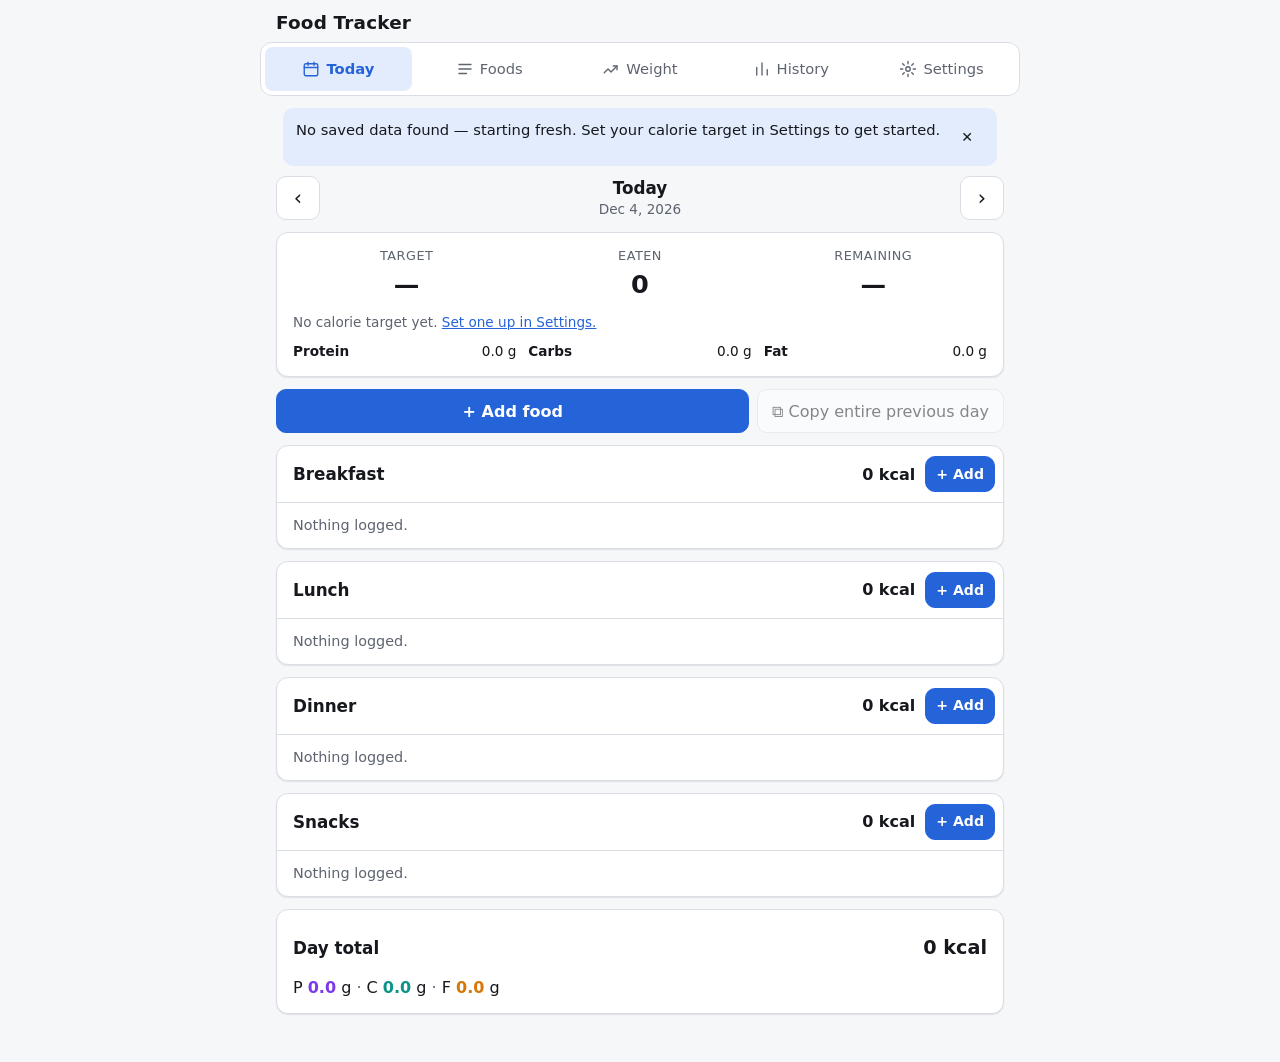
<file: index.html>
<!doctype html>
<html lang="en">
<head>
  <meta charset="utf-8">
  <meta name="viewport" content="width=device-width, initial-scale=1, viewport-fit=cover">
  <meta name="color-scheme" content="light dark">
  <meta name="theme-color" content="#f6f7f9" media="(prefers-color-scheme: light)">
  <meta name="theme-color" content="#0f1115" media="(prefers-color-scheme: dark)">
  <title>Food Tracker</title>
  <link rel="stylesheet" href="styles.css?v=2">
</head>
<body>
  <div id="app">
    <header class="topbar">
      <h1>Food Tracker</h1>
    </header>

    <div id="notices" aria-live="polite"></div>

    <main id="main">
      <section class="view" id="view-today" data-view="today" hidden></section>
      <section class="view" id="view-foods" data-view="foods" hidden></section>
      <section class="view" id="view-weight" data-view="weight" hidden></section>
      <section class="view" id="view-history" data-view="history" hidden></section>
      <section class="view" id="view-settings" data-view="settings" hidden></section>
    </main>

    <nav class="tabs" aria-label="Sections">
      <button type="button" data-nav="today">
        <svg viewBox="0 0 24 24" aria-hidden="true"><rect x="3" y="5" width="18" height="16" rx="2"/><path d="M3 10h18M8 3v4M16 3v4"/></svg>
        <span>Today</span>
      </button>
      <button type="button" data-nav="foods">
        <svg viewBox="0 0 24 24" aria-hidden="true"><path d="M4 6h16M4 12h16M4 18h10"/></svg>
        <span>Foods</span>
      </button>
      <button type="button" data-nav="weight">
        <svg viewBox="0 0 24 24" aria-hidden="true"><path d="M3 17l5-5 4 4 8-8"/><path d="M15 8h5v5"/></svg>
        <span>Weight</span>
      </button>
      <button type="button" data-nav="history">
        <svg viewBox="0 0 24 24" aria-hidden="true"><path d="M5 20V10M12 20V4M19 20v-7"/></svg>
        <span>History</span>
      </button>
      <button type="button" data-nav="settings">
        <svg viewBox="0 0 24 24" aria-hidden="true"><circle cx="12" cy="12" r="3"/><path d="M12 2v3M12 19v3M2 12h3M19 12h3M4.9 4.9l2.1 2.1M17 17l2.1 2.1M4.9 19.1L7 17M17 7l2.1-2.1"/></svg>
        <span>Settings</span>
      </button>
    </nav>
  </div>

  <dialog id="modal" aria-labelledby="modal-title"></dialog>
  <dialog id="ask" class="ask" aria-labelledby="ask-title"></dialog>
  <div id="toast" role="status" aria-live="polite"></div>

  <script src="app.js?v=2"></script>
</body>
</html>
</file>
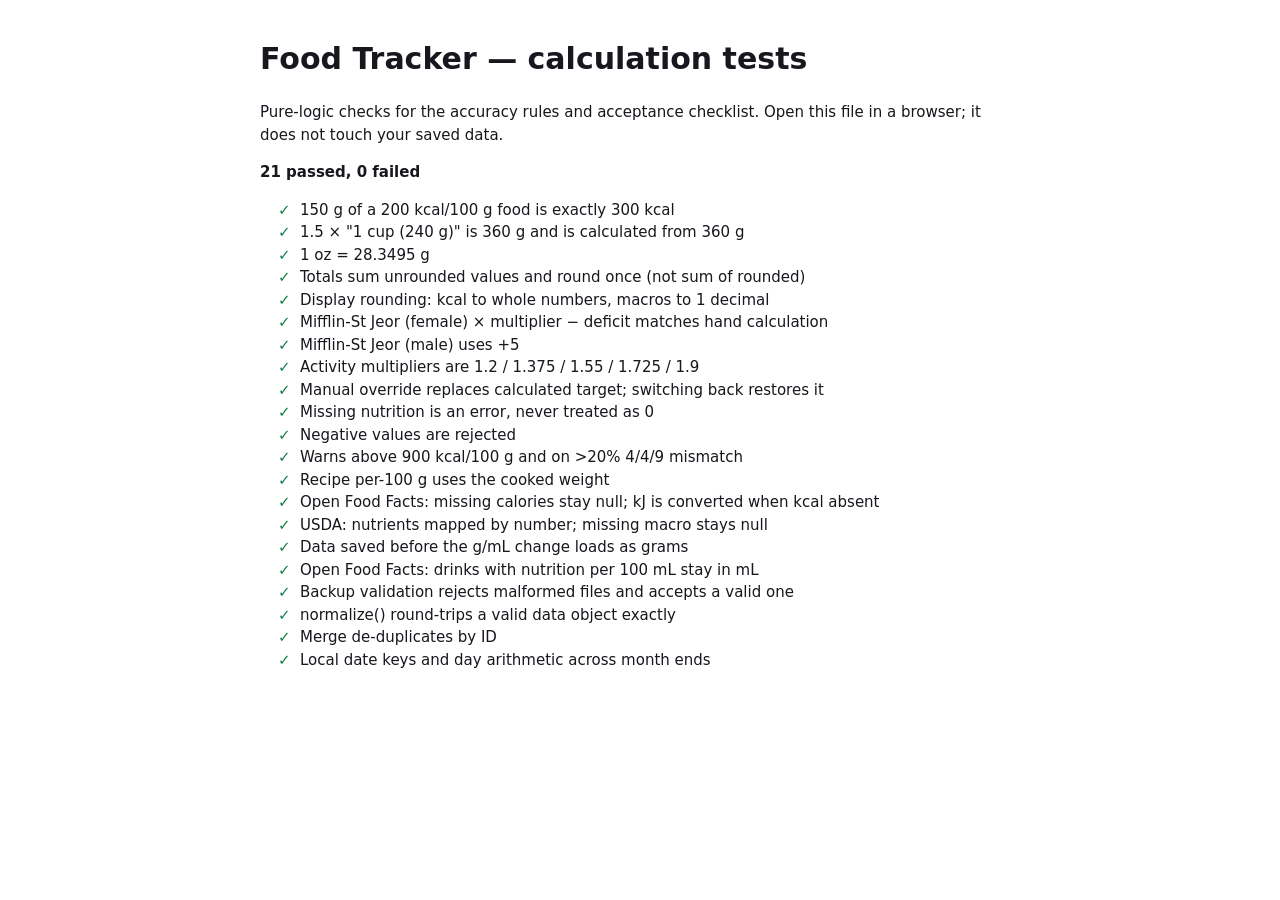
<file: tests.html>
<!doctype html>
<html lang="en">
<head>
  <meta charset="utf-8">
  <meta name="viewport" content="width=device-width, initial-scale=1">
  <meta name="color-scheme" content="light dark">
  <title>Food Tracker Tests</title>
  <style>
    :root { --bg: #fff; --text: #16181d; --pass: #18804a; --fail: #c62828; color-scheme: light dark; }
    @media (prefers-color-scheme: dark) { :root { --bg: #0f1115; --text: #e8eaee; --pass: #4ade80; --fail: #f87171; } }
    body { background: var(--bg); color: var(--text); font: 15px/1.5 system-ui, sans-serif; margin: 0 auto; max-width: 760px; padding: 16px; }
    li.pass::marker { content: "✓  "; color: var(--pass); }
    li.fail { color: var(--fail); }
    li.fail::marker { content: "✗  "; }
    #summary { font-weight: 700; }
  </style>
</head>
<body>
  <h1>Food Tracker — calculation tests</h1>
  <p>Pure-logic checks for the accuracy rules and acceptance checklist. Open this file in a browser; it does not touch your saved data.</p>
  <p id="summary">Running…</p>
  <ol id="results"></ol>
  <script src="app.js"></script>
  <script>
    (function () {
      const F = window.FoodTracker;
      const out = document.getElementById('results');
      let pass = 0, fail = 0;
      function test(name, fn) {
        const li = document.createElement('li');
        try { fn(); li.className = 'pass'; li.textContent = name; pass++; }
        catch (e) { li.className = 'fail'; li.textContent = name + ' — ' + e.message; fail++; }
        out.appendChild(li);
      }
      function eq(a, b, msg) { if (a !== b) throw new Error((msg || '') + ` expected ${JSON.stringify(b)}, got ${JSON.stringify(a)}`); }
      function close(a, b, tol, msg) { if (Math.abs(a - b) > (tol || 1e-9)) throw new Error((msg || '') + ` expected ≈${b}, got ${a}`); }
      const food = (kcal, protein, carbs, fat) => ({ kcal, protein, carbs, fat });

      test('150 g of a 200 kcal/100 g food is exactly 300 kcal', () => {
        eq(F.scaleNutrition(food(200, 10, 20, 5), 150).kcal, 300);
      });
      test('1.5 × "1 cup (240 g)" is 360 g and is calculated from 360 g', () => {
        const grams = 1.5 * 240;
        eq(grams, 360);
        eq(F.scaleNutrition(food(50, 3.4, 4.8, 2), grams).kcal, 180);
      });
      test('1 oz = 28.3495 g', () => {
        eq(F.constants.G_PER_OZ, 28.3495);
        close(F.scaleNutrition(food(100, 0, 0, 0), 2 * F.constants.G_PER_OZ).kcal, 56.699);
      });
      test('Totals sum unrounded values and round once (not sum of rounded)', () => {
        // Three entries of 0.4 kcal each: rounded individually they show 0, the total shows 1.
        const n = F.scaleNutrition(food(40, 0.04, 0, 0), 1);
        const total = F.sumNutrition([n, n, n]);
        eq(F.fmtKcal(n.kcal), '0');
        eq(F.fmtKcal(total.kcal), '1');
        eq(F.fmtG(total.protein), '0.0');
      });
      test('Display rounding: kcal to whole numbers, macros to 1 decimal', () => {
        eq(F.fmtKcal(283.495), '283');
        eq(F.fmtG(12.25), '12.3');
        eq(F.fmtG(-0.01), '0.0');
      });
      test('Mifflin-St Jeor (female) × multiplier − deficit matches hand calculation', () => {
        const s = F.defaultData().settings;
        s.profile = { sex: 'female', age: 30, heightCm: 167.64, weightKg: 68.0388555, activityLevel: 'moderate' };
        s.deficit = 500;
        const bmr = 10 * 68.0388555 + 6.25 * 167.64 - 5 * 30 - 161;
        close(F.calcBmr(s.profile), bmr);
        close(F.calculatedTarget(s), bmr * 1.55 - 500);
      });
      test('Mifflin-St Jeor (male) uses +5', () => {
        const p = { sex: 'male', age: 40, heightCm: 180, weightKg: 90, activityLevel: 'sedentary' };
        close(F.calcBmr(p), 900 + 1125 - 200 + 5);
        close(F.calcTdee(p), (900 + 1125 - 200 + 5) * 1.2);
      });
      test('Activity multipliers are 1.2 / 1.375 / 1.55 / 1.725 / 1.9', () => {
        eq(Object.values(F.constants.ACTIVITY).map((a) => a.factor).join(','), '1.2,1.375,1.55,1.725,1.9');
      });
      test('Manual override replaces calculated target; switching back restores it', () => {
        const s = F.defaultData().settings;
        s.profile = { sex: 'male', age: 40, heightCm: 180, weightKg: 90, activityLevel: 'sedentary' };
        const calc = F.calculatedTarget(s);
        s.targetMode = 'manual'; s.manualTarget = 1700;
        eq(F.currentTarget(s), 1700);
        s.targetMode = 'calculated';
        eq(F.currentTarget(s), calc);
      });
      test('Missing nutrition is an error, never treated as 0', () => {
        const r = F.checkPer100g({ kcal: null, protein: 1, carbs: 1, fat: 1 });
        if (!r.errors.length) throw new Error('expected an error');
      });
      test('Negative values are rejected', () => {
        if (!F.checkPer100g(food(100, -1, 10, 5)).errors.length) throw new Error('expected an error');
      });
      test('Warns above 900 kcal/100 g and on >20% 4/4/9 mismatch', () => {
        const a = F.checkPer100g(food(950, 0, 0, 100));
        if (!a.warnings.some((w) => /unusually high/.test(w))) throw new Error('no >900 warning');
        const b = F.checkPer100g(food(500, 10, 20, 5)); // macros imply 165
        if (!b.warnings.some((w) => /4\/4\/9/.test(w))) throw new Error('no mismatch warning');
        eq(F.checkPer100g(food(265, 9, 49, 3.2)).warnings.length, 0, 'bread should be clean;');
      });
      test('Recipe per-100 g uses the cooked weight', () => {
        const r = F.computeRecipe([
          { grams: 200, per100g: food(350, 12, 70, 2) },   // dry pasta: 700 kcal
          { grams: 100, per100g: food(100, 0, 0, 11.1) },  // 100 kcal
        ], 600);
        close(r.totals.kcal, 800);
        close(r.per100g.kcal, 800 * 100 / 600);
        close(F.computeRecipe(r && [{ grams: 300, per100g: food(100, 1, 1, 1) }], null).per100g.kcal, 100);
      });
      test('Open Food Facts: missing calories stay null; kJ is converted when kcal absent', () => {
        const a = F.normalizeOff({ code: '1', product_name: 'A', nutriments: { proteins_100g: 1, carbohydrates_100g: 2, fat_100g: 3 } });
        eq(a.per100g.kcal, null);
        const b = F.normalizeOff({ code: '2', product_name: 'B', nutriments: { energy_100g: 418.4, proteins_100g: 0, carbohydrates_100g: 25, fat_100g: 0 } });
        close(b.per100g.kcal, 100);
        const c = F.normalizeOff({ code: '3', product_name: 'C', serving_quantity: 30, serving_size: '30 g', nutriments: { 'energy-kcal_100g': 400, proteins_100g: 10, carbohydrates_100g: 60, fat_100g: 10 } });
        eq(c.servings[0].grams, 30);
      });
      test('USDA: nutrients mapped by number; missing macro stays null', () => {
        const u = F.normalizeUsda({ fdcId: 1, description: 'X', foodNutrients: [
          { nutrientNumber: '208', unitName: 'KCAL', value: 52 }, { nutrientNumber: '203', unitName: 'G', value: 0.3 },
          { nutrientNumber: '204', unitName: 'G', value: 0.2 }] });
        eq(u.per100g.kcal, 52); eq(u.per100g.protein, 0.3); eq(u.per100g.fat, 0.2); eq(u.per100g.carbs, null);
      });
      test('Data saved before the g/mL change loads as grams', () => {
        const d = F.normalize({ schemaVersion: 1, settings: {}, foods: [{ id: 'a', name: 'A', per100g: { kcal: 1, protein: 0, carbs: 0, fat: 0 } }],
          logs: { '2026-10-02': [{ id: 'e', grams: 10, nutrition: { kcal: 0.1, protein: 0, carbs: 0, fat: 0 } }] }, weights: [] });
        eq(d.foods[0].unit, 'g');
        eq(d.logs['2026-10-02'][0].unit, 'g');
      });
      test('Open Food Facts: drinks with nutrition per 100 mL stay in mL', () => {
        const r = F.normalizeOff({ code: '9', product_name: 'Juice', nutrition_data_per: '100ml', serving_quantity: 250, serving_quantity_unit: 'ml', serving_size: '250 ml',
          nutriments: { 'energy-kcal_100g': 45, proteins_100g: 0.5, carbohydrates_100g: 10, fat_100g: 0 } });
        eq(r.unit, 'ml');
        eq(r.servings[0].grams, 250);
      });
      test('Backup validation rejects malformed files and accepts a valid one', () => {
        if (!F.validateBackup({ foo: 1 }).length) throw new Error('accepted garbage');
        if (!F.validateBackup(Object.assign(F.defaultData(), { schemaVersion: 99 })).length) throw new Error('accepted newer schema');
        eq(F.validateBackup(F.defaultData()).length, 0);
      });
      test('normalize() round-trips a valid data object exactly', () => {
        const d = F.defaultData();
        d.foods.push({ id: 'f', name: 'N', brand: '', source: 'manual', sourceId: null, unit: 'g', per100g: { kcal: 1, protein: 0, carbs: 0, fat: 0, fiber: null, sugar: null }, servings: [{ label: '1 x', grams: 5 }], recipe: null, createdAt: 'a', updatedAt: 'b' });
        d.logs['2026-10-02'] = [{ id: 'e', meal: 'lunch', foodId: 'f', name: 'N', brand: '', grams: 5, unit: 'g', unitLabel: '1 x', unitQty: 1, per100g: { kcal: 1, protein: 0, carbs: 0, fat: 0 }, servings: [{ label: '1 x', grams: 5 }], nutrition: { kcal: 0.05, protein: 0, carbs: 0, fat: 0 }, createdAt: 'c' }];
        d.weights.push({ date: '2026-10-01', kg: 80.5 });
        d.targetHistory.push({ from: '2026-10-01', kcal: 1800.25 });
        eq(JSON.stringify(F.normalize(JSON.parse(JSON.stringify(d)))), JSON.stringify(d));
      });
      test('Merge de-duplicates by ID', () => {
        const a = F.defaultData();
        a.logs['2026-10-02'] = [{ id: 'e1', meal: 'lunch', grams: 1, nutrition: { kcal: 1, protein: 0, carbs: 0, fat: 0 } }];
        const b = F.normalize(JSON.parse(JSON.stringify(a)));
        b.logs['2026-10-02'].push(Object.assign({}, b.logs['2026-10-02'][0], { id: 'e2' }));
        const m = F.mergeData(F.normalize(a), b);
        eq(m.data.logs['2026-10-02'].length, 2);
        eq(m.stats.entries, 1);
      });
      test('Local date keys and day arithmetic across month ends', () => {
        eq(F.addDays('2026-10-01', -1), '2026-09-30');
        eq(F.addDays('2026-12-31', 1), '2027-01-01');
        eq(F.dateKey(new Date(2026, 9, 2, 23, 59)), '2026-10-02');
      });

      document.getElementById('summary').textContent = `${pass} passed, ${fail} failed`;
      document.title = (fail ? 'FAIL' : 'PASS') + ' — Food Tracker Tests';
    })();
  </script>
</body>
</html>
</file>
<file: styles.css>
/* ---------- Theme tokens ---------- */
:root {
  --bg: #f6f7f9;
  --surface: #ffffff;
  --surface-2: #eff1f4;
  --text: #16181d;
  --muted: #5d6470;
  --border: #dadee4;
  --accent: #2563d9;
  --accent-soft: #e3ecfc;
  --accent-text: #ffffff;
  --good: #18804a;
  --good-soft: #def5e7;
  --warn: #b45309;
  --warn-soft: #fdf0dc;
  --danger: #c62828;
  --danger-soft: #fde4e4;
  --protein: #7c3aed;
  --carbs: #0d9488;
  --fat: #d97706;
  --track: #e4e7ec;
  --shadow: 0 1px 2px rgba(15, 20, 30, .06), 0 1px 1px rgba(15, 20, 30, .04);
  --radius: 12px;
  --nav-h: 64px;
  color-scheme: light dark;
}

@media (prefers-color-scheme: dark) {
  :root {
    --bg: #0f1115;
    --surface: #181b21;
    --surface-2: #21252d;
    --text: #e8eaee;
    --muted: #9aa2ae;
    --border: #2d323b;
    --accent: #6d9eff;
    --accent-soft: #1d2a44;
    --accent-text: #0b1020;
    --good: #4ade80;
    --good-soft: #15301f;
    --warn: #fbbf24;
    --warn-soft: #3a2c10;
    --danger: #f87171;
    --danger-soft: #3d1a1a;
    --protein: #a78bfa;
    --carbs: #2dd4bf;
    --fat: #fbbf24;
    --track: #2a2f38;
    --shadow: none;
  }
}

/* ---------- Base ---------- */
*, *::before, *::after { box-sizing: border-box; }

html { -webkit-text-size-adjust: 100%; }

body {
  margin: 0;
  background: var(--bg);
  color: var(--text);
  font: 16px/1.45 system-ui, -apple-system, "Segoe UI", Roboto, "Helvetica Neue", Arial, sans-serif;
  font-variant-numeric: tabular-nums;
}

h1, h2, h3 { line-height: 1.2; margin: 0; }
h2 { font-size: 1.05rem; }
h3 { font-size: .95rem; }
p { margin: .4rem 0; }
a { color: var(--accent); }
[hidden] { display: none !important; }

button, input, select, textarea { font: inherit; color: inherit; }

.muted { color: var(--muted); }
.small { font-size: .85rem; }
.num { font-variant-numeric: tabular-nums; white-space: nowrap; }
.right { text-align: right; }
.sr-only {
  position: absolute; width: 1px; height: 1px; padding: 0; margin: -1px;
  overflow: hidden; clip: rect(0 0 0 0); white-space: nowrap; border: 0;
}

/* ---------- Layout ---------- */
.topbar {
  padding: max(12px, env(safe-area-inset-top)) 16px 8px;
  max-width: 760px;
  margin: 0 auto;
}
.topbar h1 { font-size: 1.15rem; letter-spacing: .01em; }

main {
  max-width: 760px;
  margin: 0 auto;
  padding: 0 16px calc(var(--nav-h) + 32px + env(safe-area-inset-bottom));
}

.view > * + * { margin-top: 12px; }

.card {
  background: var(--surface);
  border: 1px solid var(--border);
  border-radius: var(--radius);
  padding: 14px 16px;
  box-shadow: var(--shadow);
}
.card > * + * { margin-top: 10px; }

.card-head {
  display: flex;
  align-items: center;
  gap: 8px;
  flex-wrap: wrap;
}
.card-head h2 { flex: 1; }

.row { display: flex; gap: 8px; align-items: center; flex-wrap: wrap; }
.row.end { justify-content: flex-end; }
.grow { flex: 1; min-width: 0; }

/* ---------- Bottom / top navigation ---------- */
.tabs {
  position: fixed;
  left: 0; right: 0; bottom: 0;
  z-index: 10;
  display: flex;
  background: var(--surface);
  border-top: 1px solid var(--border);
  padding-bottom: env(safe-area-inset-bottom);
}
.tabs button {
  flex: 1;
  min-height: var(--nav-h);
  border: 0;
  background: none;
  color: var(--muted);
  display: flex;
  flex-direction: column;
  align-items: center;
  justify-content: center;
  gap: 2px;
  font-size: .72rem;
  cursor: pointer;
}
.tabs button svg {
  width: 22px; height: 22px;
  fill: none; stroke: currentColor; stroke-width: 1.8; stroke-linecap: round; stroke-linejoin: round;
}
.tabs button[aria-current="page"] { color: var(--accent); font-weight: 600; }

@media (min-width: 820px) {
  .tabs {
    position: sticky;
    top: 0;
    bottom: auto;
    max-width: 760px;
    margin: 0 auto 12px;
    border: 1px solid var(--border);
    border-radius: var(--radius);
    padding: 4px;
    gap: 4px;
  }
  .tabs button {
    flex-direction: row;
    min-height: 44px;
    font-size: .92rem;
    border-radius: 8px;
    gap: 6px;
  }
  .tabs button svg { width: 18px; height: 18px; }
  .tabs button[aria-current="page"] { background: var(--accent-soft); }
  #app { display: flex; flex-direction: column; }
  .topbar { order: 0; width: 100%; }
  .tabs { order: 1; width: calc(100% - 32px); }
  #notices { order: 2; }
  main { order: 3; width: 100%; padding-bottom: 48px; }
}

/* ---------- Buttons & form controls ---------- */
.btn {
  display: inline-flex;
  align-items: center;
  justify-content: center;
  gap: 6px;
  min-height: 44px;
  padding: 8px 14px;
  border-radius: 10px;
  border: 1px solid var(--border);
  background: var(--surface);
  color: var(--text);
  cursor: pointer;
  text-decoration: none;
  line-height: 1.2;
  touch-action: manipulation;
}
.btn:hover { background: var(--surface-2); }
.btn:disabled { opacity: .5; cursor: not-allowed; }
.btn.primary { background: var(--accent); border-color: var(--accent); color: var(--accent-text); font-weight: 600; }
.btn.primary:hover { filter: brightness(1.06); }
.btn.danger { color: var(--danger); border-color: color-mix(in srgb, var(--danger) 45%, var(--border)); }
.btn.ghost { border-color: transparent; background: transparent; }
.btn.ghost:hover { background: var(--surface-2); }
.btn.small { min-height: 36px; padding: 4px 10px; font-size: .88rem; }
.btn.icon { width: 44px; padding: 0; font-size: 1.3rem; }
.btn.block { width: 100%; }

.field { display: flex; flex-direction: column; gap: 4px; min-width: 0; }
.field > span, .field > label { font-size: .85rem; color: var(--muted); }
.field .hint { font-size: .8rem; color: var(--muted); }

input[type="text"], input[type="search"], input[type="number"], input[type="date"],
input[type="password"], input:not([type]), select, textarea {
  width: 100%;
  min-height: 44px;
  padding: 8px 10px;
  border-radius: 10px;
  border: 1px solid var(--border);
  background: var(--surface);
  color: var(--text);
}
input:focus-visible, select:focus-visible, textarea:focus-visible, .btn:focus-visible, .tabs button:focus-visible, .entry:focus-visible, .list-item:focus-visible {
  outline: 2px solid var(--accent);
  outline-offset: 1px;
}
input.missing, input.invalid, select.invalid {
  border-color: var(--danger);
  background: var(--danger-soft);
}

.grid-2 { display: grid; grid-template-columns: repeat(2, minmax(0, 1fr)); gap: 10px; }
.grid-3 { display: grid; grid-template-columns: repeat(3, minmax(0, 1fr)); gap: 10px; }
.grid-4 { display: grid; grid-template-columns: repeat(4, minmax(0, 1fr)); gap: 10px; }
@media (max-width: 480px) {
  .grid-4 { grid-template-columns: repeat(2, minmax(0, 1fr)); }
}

.segmented {
  display: inline-flex;
  border: 1px solid var(--border);
  border-radius: 10px;
  overflow: hidden;
}
.segmented label { position: relative; }
.segmented input { position: absolute; opacity: 0; inset: 0; margin: 0; cursor: pointer; }
.segmented span {
  display: inline-flex; align-items: center; min-height: 40px; padding: 6px 14px; cursor: pointer;
}
.segmented label + label span { border-left: 1px solid var(--border); }
.segmented input:checked + span { background: var(--accent); color: var(--accent-text); font-weight: 600; }
.segmented input:focus-visible + span { outline: 2px solid var(--accent); outline-offset: -2px; }

/* ---------- Messages ---------- */
#notices { max-width: 760px; margin: 0 auto; padding: 0 16px; }
.notice {
  display: flex; gap: 10px; align-items: flex-start;
  margin-bottom: 10px;
  padding: 10px 12px;
  border-radius: 10px;
  border: 1px solid var(--border);
  background: var(--surface);
  font-size: .92rem;
}
.notice p { margin: 0; flex: 1; }
.notice.info { background: var(--accent-soft); border-color: transparent; }
.notice.warn { background: var(--warn-soft); border-color: transparent; }
.notice.error { background: var(--danger-soft); border-color: transparent; }
.notice button { flex: none; }

.msg { padding: 8px 10px; border-radius: 8px; font-size: .9rem; }
.msg.warn { background: var(--warn-soft); }
.msg.error { background: var(--danger-soft); }
.msg.info { background: var(--accent-soft); }
.msg ul { margin: 4px 0 0; padding-left: 18px; }

#toast {
  position: fixed;
  left: 50%;
  bottom: calc(var(--nav-h) + 16px + env(safe-area-inset-bottom));
  transform: translateX(-50%) translateY(20px);
  max-width: calc(100% - 32px);
  padding: 10px 16px;
  border-radius: 10px;
  background: var(--text);
  color: var(--bg);
  opacity: 0;
  pointer-events: none;
  transition: opacity .2s, transform .2s;
  z-index: 50;
  font-size: .92rem;
}
#toast.show { opacity: 1; transform: translateX(-50%) translateY(0); }

.badge {
  display: inline-block;
  padding: 1px 7px;
  border-radius: 999px;
  font-size: .72rem;
  font-weight: 600;
  background: var(--surface-2);
  color: var(--muted);
  vertical-align: middle;
}
.badge.missing { background: var(--danger-soft); color: var(--danger); }
.badge.warn { background: var(--warn-soft); color: var(--warn); }
.badge.good { background: var(--good-soft); color: var(--good); }

/* ---------- Dialogs ---------- */
dialog {
  border: 0;
  padding: 0;
  color: var(--text);
  background: var(--surface);
}
dialog::backdrop { background: rgba(0, 0, 0, .45); }

#modal {
  width: 100%;
  max-width: 100%;
  height: 100%;
  max-height: 100%;
  margin: 0;
}
#modal[open] { display: flex; flex-direction: column; }
@media (min-width: 640px) {
  #modal {
    width: min(600px, calc(100% - 32px));
    height: auto;
    max-height: calc(100% - 48px);
    margin: auto;
    border-radius: 16px;
  }
}
.modal-head {
  display: flex; align-items: center; gap: 8px;
  padding: max(10px, env(safe-area-inset-top)) 12px 10px 16px;
  border-bottom: 1px solid var(--border);
}
.modal-head h2 { flex: 1; font-size: 1.05rem; }
.modal-body { padding: 14px 16px; overflow-y: auto; flex: 1; }
.modal-body > * + * { margin-top: 12px; }
.modal-foot {
  display: flex; gap: 8px; justify-content: flex-end; flex-wrap: wrap;
  padding: 10px 16px max(10px, env(safe-area-inset-bottom));
  border-top: 1px solid var(--border);
}
.modal-foot .btn { min-width: 96px; }

.ask { width: min(420px, calc(100% - 32px)); border-radius: 14px; }
.ask .ask-body { padding: 18px 18px 8px; }
.ask .ask-body h2 { margin-bottom: 8px; }
.ask .ask-actions { display: flex; flex-wrap: wrap; gap: 8px; justify-content: flex-end; padding: 10px 18px 18px; }

/* ---------- Today ---------- */
.daynav { display: flex; align-items: center; gap: 6px; }
.daynav .datepick {
  flex: 1; position: relative; display: flex; flex-direction: column; align-items: center;
  min-height: 44px; justify-content: center; text-align: center;
}
.daynav .datepick strong { font-size: 1.05rem; }
.daynav .datepick input {
  position: absolute; inset: 0; opacity: 0; width: 100%; height: 100%; cursor: pointer;
}

.budget-nums { display: grid; grid-template-columns: repeat(3, 1fr); text-align: center; gap: 6px; }
.budget-nums .label { display: block; font-size: .8rem; color: var(--muted); text-transform: uppercase; letter-spacing: .04em; }
.budget-nums strong { font-size: 1.6rem; font-weight: 700; }
.budget-nums .over strong { color: var(--danger); }
.budget-nums .under strong { color: var(--good); }

.bar { height: 12px; border-radius: 999px; background: var(--track); overflow: hidden; }
.bar > div { height: 100%; border-radius: 999px; background: var(--accent); transition: width .25s; }
.bar.over > div { background: var(--danger); }
.bar.thin { height: 8px; }

.macros { display: grid; grid-template-columns: repeat(3, minmax(0, 1fr)); gap: 12px; }
.macro .macro-label { display: flex; justify-content: space-between; gap: 4px; font-size: .85rem; flex-wrap: wrap; }
.macro .macro-label b { font-weight: 600; }
.macro.protein .bar > div { background: var(--protein); }
.macro.carbs .bar > div { background: var(--carbs); }
.macro.fat .bar > div { background: var(--fat); }
.macro .bar.over > div { background: var(--danger); }
.macro .bar { margin-top: 4px; }

.meal { padding: 0; overflow: hidden; }
.meal > * + * { margin-top: 0; }
.meal-head {
  display: flex; align-items: center; gap: 6px; padding: 10px 8px 10px 16px;
  border-bottom: 1px solid var(--border);
}
.meal-head h2 { flex: 1; }
.meal-head .kcal { font-weight: 600; margin-right: 4px; }
.meal ul { list-style: none; margin: 0; padding: 0; }
.meal li + li { border-top: 1px solid var(--border); }
.meal .empty { padding: 12px 16px; color: var(--muted); font-size: .9rem; }

.entry {
  display: grid;
  grid-template-columns: minmax(0, 1fr) auto;
  gap: 2px 12px;
  width: 100%;
  padding: 10px 16px;
  border: 0;
  background: none;
  text-align: left;
  cursor: pointer;
  min-height: 56px;
}
.entry:hover { background: var(--surface-2); }
.entry .name { font-weight: 500; overflow-wrap: anywhere; }
.entry .amount { font-size: .85rem; color: var(--muted); }
.entry .kcal { font-weight: 600; text-align: right; }
.entry .mac { grid-column: 1 / -1; font-size: .8rem; color: var(--muted); }

.mac span + span::before { content: " · "; color: var(--muted); }
.mac .p b { color: var(--protein); }
.mac .c b { color: var(--carbs); }
.mac .f b { color: var(--fat); }
.mac b { font-weight: 600; }

.subtotal {
  display: grid; grid-template-columns: minmax(0, 1fr) auto; gap: 2px 12px;
  padding: 8px 16px; background: var(--surface-2); font-size: .9rem;
}
.subtotal .mac { grid-column: 1 / -1; font-size: .8rem; }
.subtotal .kcal { font-weight: 700; text-align: right; }

.daytotal { display: grid; grid-template-columns: minmax(0, 1fr) auto; gap: 4px 12px; align-items: baseline; }
.daytotal .kcal { font-size: 1.2rem; font-weight: 700; }
.daytotal .mac { grid-column: 1 / -1; }

.actions-bar { display: flex; flex-wrap: wrap; gap: 8px; }
.actions-bar .btn.primary { flex: 1 1 160px; }

/* ---------- Lists (foods, search results) ---------- */
.list { list-style: none; margin: 0; padding: 0; border: 1px solid var(--border); border-radius: var(--radius); overflow: hidden; background: var(--surface); }
.list > li + li { border-top: 1px solid var(--border); }
.list-row { display: flex; align-items: stretch; }
.list-item {
  flex: 1; min-width: 0;
  display: block; width: 100%;
  padding: 10px 14px;
  border: 0; background: none; text-align: left; cursor: pointer;
  min-height: 52px;
}
.list-item:hover { background: var(--surface-2); }
.list-item .title { font-weight: 500; overflow-wrap: anywhere; }
.list-item .sub { font-size: .82rem; color: var(--muted); }
.list-row .quick {
  flex: none; width: 56px; border: 0; border-left: 1px solid var(--border);
  background: none; color: var(--accent); font-size: 1.5rem; cursor: pointer;
}
.list-row .quick:hover { background: var(--accent-soft); }
.list-empty { padding: 14px; color: var(--muted); font-size: .9rem; }
.section-label { font-size: .8rem; font-weight: 600; text-transform: uppercase; letter-spacing: .05em; color: var(--muted); margin: 14px 0 6px; }

.searchbar { display: flex; gap: 8px; }
.searchbar input { flex: 1; }

/* ---------- Food editor ---------- */
.serving-row { display: grid; grid-template-columns: minmax(0, 1fr) 110px 44px; gap: 8px; align-items: end; }
.ingredient-row { display: grid; grid-template-columns: minmax(0, 1fr) 100px 44px; gap: 8px; align-items: end; }
.ingredient-row .mac { grid-column: 1 / -1; font-size: .8rem; margin-top: -4px; }

.preview {
  border-radius: 10px;
  background: var(--surface-2);
  padding: 12px 14px;
}
.preview .big { font-size: 1.5rem; font-weight: 700; }

.breakdown { width: 100%; border-collapse: collapse; font-size: .95rem; }
.breakdown td { padding: 6px 0; border-bottom: 1px solid var(--border); }
.breakdown td:last-child { text-align: right; font-weight: 600; white-space: nowrap; }
.breakdown tr.total td { border-bottom: 0; font-size: 1.05rem; }
.breakdown tr.total td:last-child { color: var(--accent); }

/* ---------- Charts ---------- */
.chart { width: 100%; height: auto; display: block; }
.chart text { fill: var(--muted); font-size: 11px; font-family: inherit; }
.chart .grid { stroke: var(--border); stroke-width: 1; }
.chart .raw { fill: var(--surface); stroke: var(--accent); stroke-width: 1.5; }
.chart .raw-line { fill: none; stroke: var(--accent); stroke-width: 1; opacity: .35; }
.chart .ma { fill: none; stroke: var(--warn); stroke-width: 2.5; stroke-linejoin: round; stroke-linecap: round; }
.chart .target { stroke: var(--text); stroke-width: 2; stroke-dasharray: 4 3; }
.chart .bar-under { fill: var(--good); }
.chart .bar-over { fill: var(--danger); }
.chart .bar-none { fill: var(--track); }
.chart .bar-label { fill: var(--text); font-weight: 600; }
.legend { display: flex; gap: 14px; flex-wrap: wrap; font-size: .82rem; color: var(--muted); }
.legend i { display: inline-block; width: 14px; height: 3px; vertical-align: middle; margin-right: 5px; border-radius: 2px; }

.stats { display: grid; grid-template-columns: repeat(auto-fit, minmax(130px, 1fr)); gap: 10px; }
.stat { background: var(--surface-2); border-radius: 10px; padding: 10px 12px; }
.stat .label { font-size: .78rem; color: var(--muted); }
.stat strong { display: block; font-size: 1.2rem; }

table.data { width: 100%; border-collapse: collapse; font-size: .92rem; }
table.data th, table.data td { padding: 7px 6px; border-bottom: 1px solid var(--border); text-align: right; }
table.data th:first-child, table.data td:first-child { text-align: left; }
table.data th { font-size: .78rem; color: var(--muted); font-weight: 600; }
.table-wrap { overflow-x: auto; }

/* ---------- Calendar ---------- */
.calendar { display: grid; grid-template-columns: repeat(7, minmax(0, 1fr)); gap: 4px; }
.calendar .dow { text-align: center; font-size: .75rem; color: var(--muted); padding: 2px 0; }
.calendar .day {
  min-height: 52px; border-radius: 8px; border: 1px solid var(--border);
  background: var(--surface); padding: 4px; text-align: center; cursor: pointer;
  display: flex; flex-direction: column; align-items: center; justify-content: flex-start; gap: 2px;
  font-size: .8rem;
}
.calendar .day .d { font-weight: 600; }
.calendar .day .k { font-size: .7rem; color: var(--muted); }
.calendar .day.under { background: var(--good-soft); border-color: transparent; }
.calendar .day.over { background: var(--danger-soft); border-color: transparent; }
.calendar .day.today { outline: 2px solid var(--accent); outline-offset: -2px; }
.calendar .day.blank { visibility: hidden; }
.calendar .day.future { opacity: .45; cursor: default; }

.weight-list { max-height: 320px; overflow-y: auto; }
</file>
